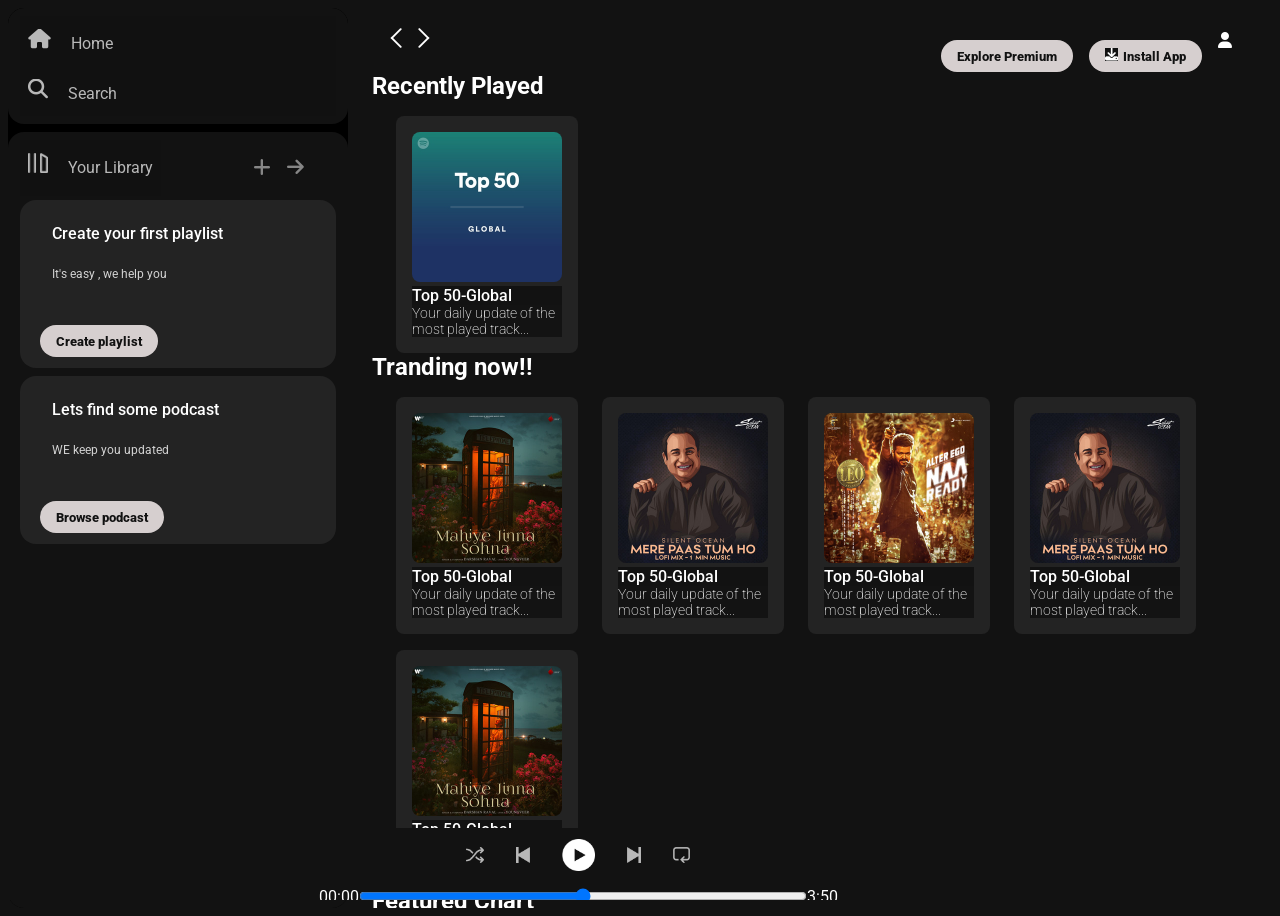
<file: SpotifyClone/index.html>
<!DOCTYPE html>
<html lang="en">
<head>
    <meta charset="UTF-8">
    <meta name="viewport" content="width=device-width, initial-scale=1.0">
    <link rel="stylesheet" href="https://cdnjs.cloudflare.com/ajax/libs/font-awesome/6.7.2/css/all.min.css" integrity="sha512-Evv84Mr4kqVGRNSgIGL/F/aIDqQb7xQ2vcrdIwxfjThSH8CSR7PBEakCr51Ck+w+/U6swU2Im1vVX0SVk9ABhg==" crossorigin="anonymous" referrerpolicy="no-referrer" />
    <link rel="icon" href="./Assest/logo.png">
    <title>Spotify - Web Player: Music For Everyone</title>
    <link rel="stylesheet" href="style.css">
    <link rel="preconnect" href="https://fonts.googleapis.com">
    <link rel="preconnect" href="https://fonts.gstatic.com" crossorigin>
    <link href="https://fonts.googleapis.com/css2?family=Barriecito&family=Butterfly+Kids&family=Manufacturing+Consent&family=Montserrat:ital,wght@0,100..900;1,100..900&family=Roboto:ital,wght@0,100..900;1,100..900&display=swap" rel="stylesheet">
</head>
<body>
    <div class="main">
        <div class="sidebar">
            <div class="nav">
                <div class="nav-option">
                    <i class="fa-solid fa-house"></i>
                    <a href="#"> Home</a>
                </div>
                 <div class="nav-option">
                    <i class="fa-solid fa-magnifying-glass"></i>
                    <a href="#">Search</a>
                </div>
            </div>
            <div class="library">
                <div class="options">
                    <div class="lib-option nav-option">
                    <img src="./Assest/library_icon.png">
                    <a href="#">Your Library</a>
                </div>
                <div class="icon">
                    <i class="fa-solid fa-plus"></i>
                    <i class="fa-solid fa-arrow-right"></i>
                </div>

                </div>
                <div class="lib-box">
                    <div class="box">
                        <p class="box-p1">Create your first playlist</p>
                        <p class="box-p2">It's easy , we help you</p>
                        <button class="badge">Create playlist</button>
                    </div>

                     <div class="box">
                        <p class="box-p1">Lets find some podcast</p>
                        <p class="box-p2">WE keep you updated</p>
                        <button class="badge">Browse podcast </button>
                    </div>

                </div>
            </div>
        </div>
        <div class="main-content">
            <div class="sticky-nav">
            <div class="sticky-nav-icon">
           <img src="./Assest/backward_icon.png">
           <img src="./Assest/forward_icon.png" class="hide">
           </div>
             <div class="sticky-nav-option">
            <button class="badge  nav-item ">Explore Premium </button>
             <button class="badge  nav-item"  ><i class="fa-solid fa-download" style="margin-right: 5px;"></i>Install App</button>
             <i class="fa-solid fa-user  nav-item"  ></i>
             </div>


            </div>
         
                <h2>Recently Played</h2>
                <div class="cards-container">
                    <div class="card">
                        <img src="./Assest/card1img.jpeg" class="card-img">
                        <p class="card-title">Top 50-Global</p>
                        <p class="card-info"> Your daily update of the most played track...</p>
                    </div>
                </div>

               <h2>Tranding now!!</h2>
                <div class="cards-container">
                    <div class="card">
                        <img src="./Assest/card2img.jpeg" class="card-img">
                        <p class="card-title">Top 50-Global</p>
                        <p class="card-info"> Your daily update of the most played track...</p>
                    </div>

                    <div class="card">
                        <img src="./Assest/card3img.jpeg" class="card-img">
                        <p class="card-title">Top 50-Global</p>
                        <p class="card-info"> Your daily update of the most played track...</p>
                    </div>
               


               
                    <div class="card">
                        <img src="./Assest/card4img.jpeg" class="card-img">
                        <p class="card-title">Top 50-Global</p>
                        <p class="card-info"> Your daily update of the most played track...</p>
                    </div>
                    <div class="card">
                        <img src="./Assest/card3img.jpeg" class="card-img">
                        <p class="card-title">Top 50-Global</p>
                        <p class="card-info"> Your daily update of the most played track...</p>

                    </div>
                    <div class="card">
                        <img src="./Assest/card2img.jpeg" class="card-img">
                        <p class="card-title">Top 50-Global</p>
                        <p class="card-info"> Your daily update of the most played track...</p>
                    </div>
                </div>

                  <h2>Featured Chart</h2>
                <div class="cards-container">
                    <div class="card">
                        <img src="./Assest/card5img.jpeg" class="card-img">
                        <p class="card-title">Top 50-Global</p>
                        <p class="card-info"> Your daily update of the most played track...</p>
                    </div>

                    <div class="card">
                        <img src="./Assest/card6img.jpeg" class="card-img">
                        <p class="card-title">Top 50-Global</p>
                        <p class="card-info"> Your daily update of the most played track...</p>
                    </div>

                    <div class="card">
                        <img src="./Assest/card1img.jpeg" class="card-img">
                        <p class="card-title">Top 50-Global</p>
                        <p class="card-info"> Your daily update of the most played track...</p>
                    </div>
                </div>
                <br><br><br><br><br><br><br><br>
              </div>



        <div class="music-player" style="background-color: #121212">
            <div class="player">
                <div class="player-controls">
                    <img src="./Assest/player_icon1.png" class="player-control-icon">
                     <img src="./Assest/player_icon2.png" class="player-control-icon">
                      <img src="./Assest/player_icon3.png" class="player-control-icon" style="opacity: 1; height: 2rem;">
                       <img src="./Assest/player_icon4.png" class="player-control-icon">
                        <img src="./Assest/player_icon5.png" class="player-control-icon">
                </div>
                <div class="playback-bar">
                    <span class="curr-time">00:00</span>
                    <input type="range" min="0" max="100" class="progress-bar">
                    <span class="total-time">3:50</span>
                </div>
            </div>
        </div>
    </div>
</body>
</html>
</file>
<file: SpotifyClone/style.css>
*{
  font-family: "Roboto", sans-serif;
  margin: 0;
  background-color: #121212;
  color: white;
  overflow: hidden;
}

.main{
    display: flex;
    height: 100vh;
    padding:0.5rem ;
}

.sidebar{
    background-color: black;
    width: 340px;
    border-radius:1rem ;

}

.main-content{
   background-color: #121212;;
   flex: 1;
     border-radius:1rem ;
     overflow: auto;
     padding: 0 1.5rem 0 1.5rem ;
}

.music-player{
    background-color: black;
    position: fixed;
    bottom: 0;
    width:100% ;
    height: 72px;
}

a{
    text-decoration: none ;
    color: white;
}

.nav {
    background-color: #121212;
    border-radius: 1rem;
    display: flex;
    flex-direction: column;
    justify-content: center;
    height: 100px;
    padding: 0.5rem 0.75rem;
}

.nav-option {
     line-height: 2.5rem;
     opacity: 0.7 ;
     padding: 0.5rem;
}

.nav-option:hover{
    opacity: 1;
}

.nav-option i{
    font-size: 1.25rem;
}

.nav-option a{
    font-size: 1rem;
    margin-left: 1rem;
}

.library{
    background-color:#121212 ;
    border-radius: 1rem;
    height: 100%;
    margin-top:0.5rem ;
    padding: 0.5rem 0.75rem ;
}

.options{
    display: flex;
    justify-content: space-between;
    align-items: center;
}

.lib-option img{
    height: 1.25rem ;
    width: 1.25rem;
}

.icon{
    font-size: 1.2rem;
    opacity: 0.7;
    margin-right: 1rem;
    display: flex;
}

.icon i{
    opacity: 0.7;
    margin-right: 1rem;
}

.icon i:hover{
    opacity: 1;
}

.box{
    background-color: #232323;
    height: 9rem;
    border-radius:1rem;
    margin: 0.25rem 0 0.5rem 0;
    padding: 0.75rem 1.25rem;
}
.box-p1{
    font-size: 1rem;
    font-weight:500 ;
    padding: 0.75rem;
    background-color: #232323;
}
.box-p2{
    font-size: 0.75rem;
    opacity: 0.8;
    padding: 0.75rem;
    background-color: #232323;
}
.badge{
  background-color: #d6cfcf;
  color: #121212;
  border: none;
  border-radius: 100px;
  padding: 0.25rem 1rem;
  font-weight: 800;
  margin-top: 2rem;
  height: 2rem;
  width: fit-content;
}

.sticky-nav{
    position: sticky;
    top: 0;
    background-color: #121212;
    display: flex;
    justify-content: space-between;
    align-items: center;
    padding: 1rem 0 1 rem 0;
    z-index: 10;

}

.sticky-nav-icon {
   margin-left: 0.75rem;

}

.sticky-nav-option{
    display: flex;
    justify-content: center;
    align-items: center;
    
}
.nav-item{
    margin-right: 1rem;
}

@media(max-width:1000px){
    .hide{
        display: none;
    }
}

.card{
    background-color:#232323 ;
    width: 150px;
    border-radius: 0.5rem;
    padding: 1rem;
    margin-left: 1.5rem;
    margin-top:1rem ;
}

.cards-container{
    display: flex;
    flex-wrap: wrap;
}
.card-img{
    width: 100%;
    border-radius: 0.5rem;
}
.card-title{
    font-weight: 500;
}

.card-info{
    font-weight: 200;
    font-size: 0.85rem;
    opacity: 0.9 ;
}
.music-player{
    display: flex;
    justify-content: space-between;
    align-items: center;
}

.player{
    width: 50%;
    margin-left: 250px;
}

.player-controls{
    display: flex;
    justify-content: center;
    align-items: center;

}

.player-control-icon{
    height: 1rem;
    margin: 1rem;
    opacity: 0.7;
}
.player-control-icon:hover{
   
    opacity: 1;
}
.playback-bar{
    display: flex;
    justify-content: center;
    align-items: center;
}
.progress-bar{
    width: 70%;
}
</file>
